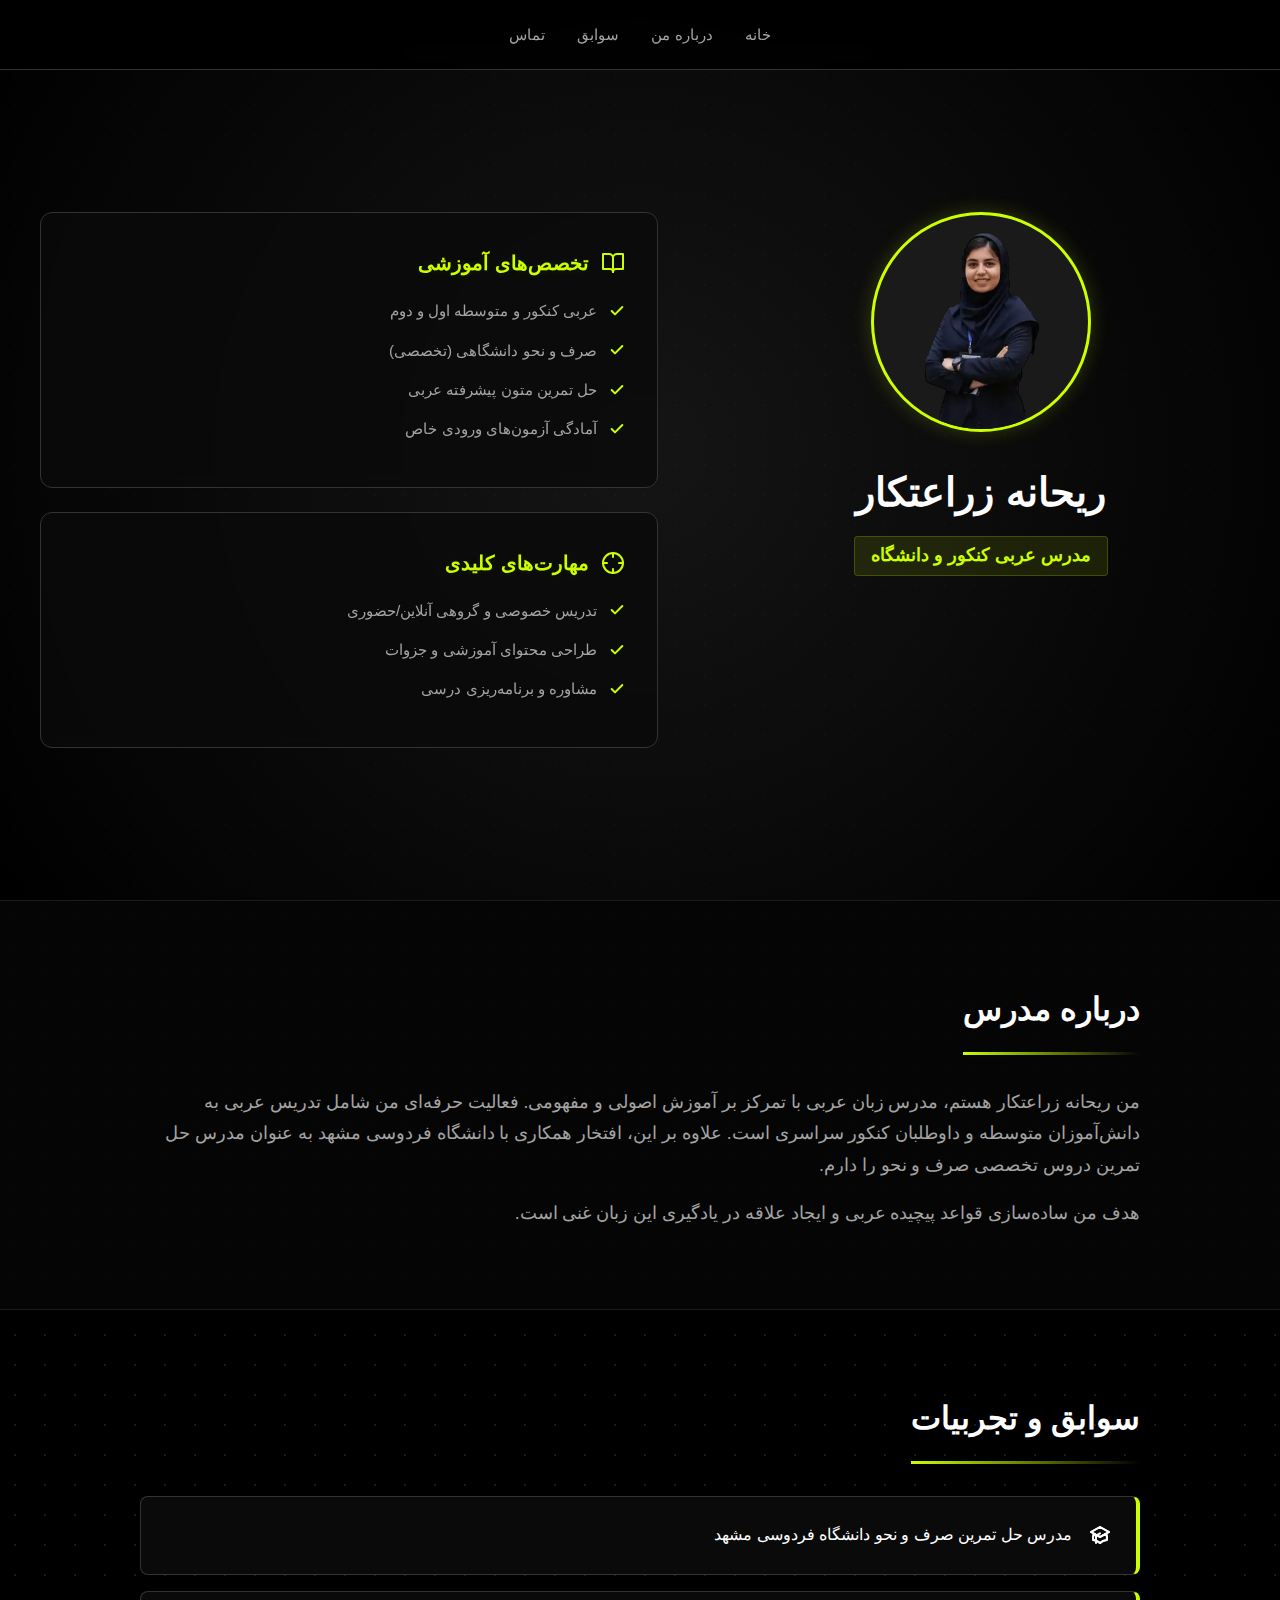
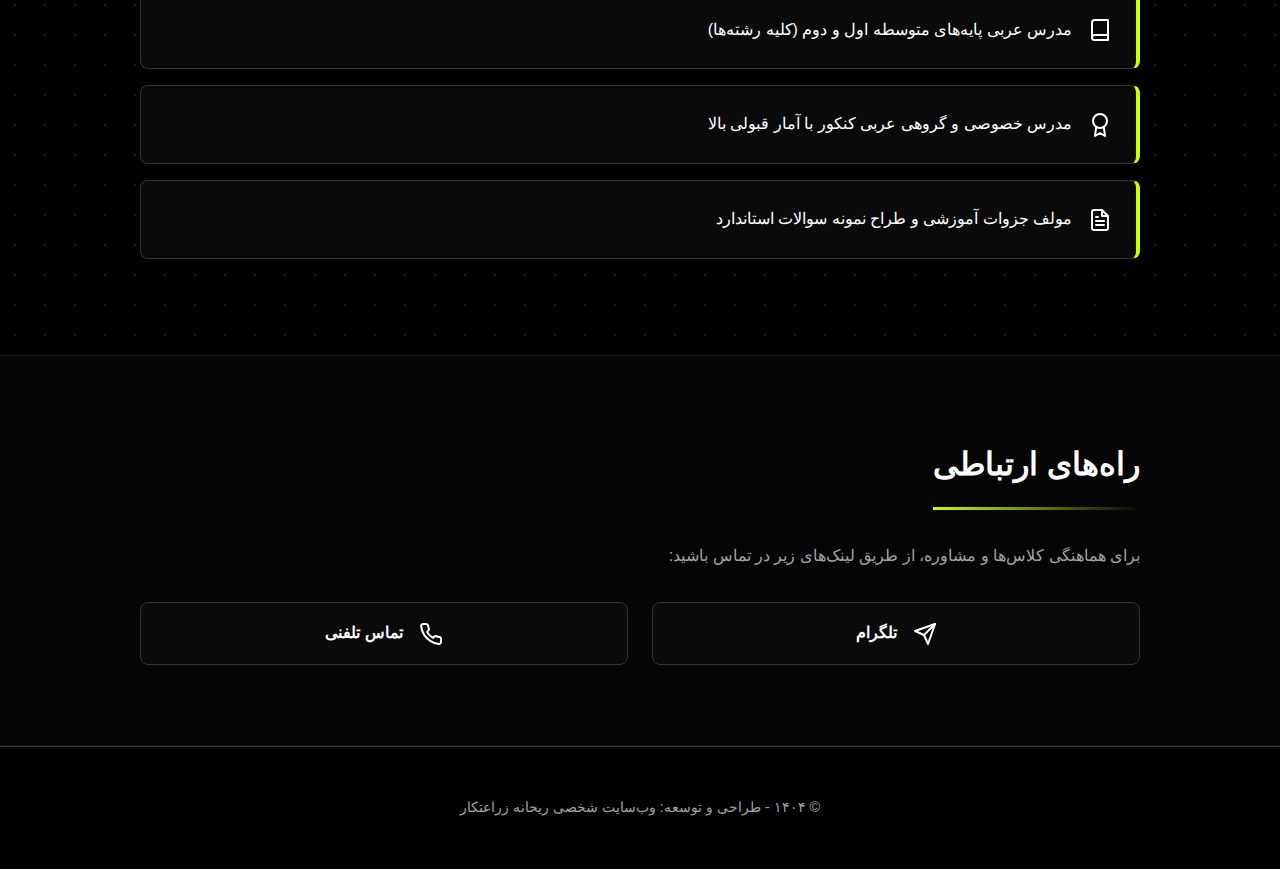
<file: index.html>
<!DOCTYPE html>
<html lang="fa" dir="rtl">
<head>
    <meta charset="UTF-8">
    <meta name="viewport" content="width=device-width, initial-scale=1.0">
    <title>ریحانه زراعتکار | مدرس عربی و حل تمرین دانشگاه فردوسی</title>
    <meta name="description" content="سایت رسمی ریحانه زراعتکار، مدرس باسابقه عربی کنکور، متوسطه و مدرس حل تمرین صرف و نحو در دانشگاه فردوسی مشهد.">
    <meta name="keywords" content="ریحانه زراعتکار, مدرس عربی, عربی کنکور, تدریس خصوصی عربی, دانشگاه فردوسی مشهد, صرف و نحو">
    <meta name="robots" content="index, follow">
    <meta property="og:type" content="profile">
    <meta property="og:title" content="ریحانه زراعتکار - مدرس عربی">
    <meta property="og:description" content="مدرس عربی کنکور و متوسطه، مدرس حل تمرین دانشگاه فردوسی مشهد.">
    <meta property="og:url" content="https://reihanehzeraatkar.ir">
    <meta property="og:image" content="assets/profile.png">
    
    <link rel="icon" type="image/png" href="assets/profile.png">
    <link rel="canonical" href="https://reihanehzeraatkar.ir">

    <script type="application/ld+json">
    {
      "@context": "https://schema.org",
      "@type": "Person",
      "name": "ریحانه زراعتکار",
      "jobTitle": "مدرس عربی",
      "url": "https://reihanehzeraatkar.ir",
      "image": "https://reihanehzeraatkar.ir/assets/profile.png",
      "description": "مدرس عربی کنکور و متوسطه و حل تمرین دانشگاه فردوسی مشهد",
      "affiliation": {
        "@type": "Organization",
        "name": "دانشگاه فردوسی مشهد"
      },
      "knowsAbout": ["زبان عربی", "صرف و نحو", "عربی کنکور"]
    }
    </script>

    <style>
        :root {
            --gorse: #ccff00;       
            --manz: #daff4d;        
            --zeus: #000000;        
            --soft-amber: #a3a3a3;   
            --pesto: #00ff66;        
            --kelp: #1a1a1a;         
            --leather: #ff3333;      
            --wild-willow: #ffcc00;  
            --willow-grove: #333333; 

            --bg-body: var(--zeus);
            --bg-card: #0a0a0a;      
            --primary: var(--gorse);
            --primary-hover: var(--manz);
            --text-light: #ffffff;
            --text-muted: var(--soft-amber);
            --border-color: var(--willow-grove);
        }

        *, *::before, *::after {
            box-sizing: border-box;
            margin: 0;
            padding: 0;
        }

        html {
            scroll-behavior: smooth;
            font-size: 16px;
        }

        body {
            font-family: 'Segoe UI', Tahoma, Geneva, Verdana, sans-serif;
            background-color: var(--bg-body);
            background-image: radial-gradient(rgba(255, 255, 255, 0.1) 1px, transparent 1px);
            background-size: 30px 30px;
            color: var(--text-light);
            line-height: 1.8;
            direction: rtl;
            overflow-x: hidden;
        }

        ::selection {
            background-color: var(--primary);
            color: var(--zeus);
        }

        header {
            position: fixed;
            top: 0;
            width: 100%;
            height: 70px;
            background: rgba(0, 0, 0, 0.9);
            backdrop-filter: blur(10px);
            border-bottom: 1px solid var(--border-color);
            z-index: 1000;
            display: flex;
            justify-content: center;
            align-items: center;
        }

        header nav {
            display: flex;
            gap: 2rem;
        }

        header nav a {
            color: var(--text-muted);
            text-decoration: none;
            font-weight: 500;
            transition: all 0.3s ease;
            position: relative;
            font-size: 0.95rem;
        }

        header nav a:hover {
            color: var(--primary);
            text-shadow: 0 0 8px rgba(204, 255, 0, 0.4);
        }

        header nav a::after {
            content: '';
            position: absolute;
            bottom: -5px;
            right: 0;
            width: 0;
            height: 2px;
            background: var(--primary);
            box-shadow: 0 0 5px var(--primary);
            transition: width 0.3s ease;
        }

        header nav a:hover::after {
            width: 100%;
        }

        .hero {
            min-height: 100vh;
            display: flex;
            justify-content: center;
            align-items: center;
            padding: 100px 20px 40px;
            background: radial-gradient(circle at 50% 50%, rgba(26, 26, 26, 0.8) 0%, rgba(0,0,0,0.9) 100%);
        }

        .hero-content {
            display: flex;
            flex-wrap: wrap;
            justify-content: center;
            align-items: flex-start;
            gap: 4rem;
            max-width: 1200px;
            width: 100%;
            animation: fadeIn Up 1s ease-out;
        }

        .profile-wrapper {
            text-align: center;
            flex: 1 1 300px;
        }

        .profile-photo {
            width: 220px;
            height: 220px;
            border-radius: 50%;
            margin: 0 auto 1.5rem;
            border: 3px solid var(--primary);
            background-color: var(--kelp);
            box-shadow: 0 0 20px rgba(204, 255, 0, 0.2);
            overflow: hidden;
            position: relative;
            animation: pulse-glow 3s infinite alternate;
        }

        .profile-photo img {
            width: 100%;
            height: 100%;
            object-fit: cover;
        }

        h1 {
            font-size: 2.5rem;
            color: var(--text-light);
            margin-bottom: 0.5rem;
            font-weight: 800;
            letter-spacing: -1px;
        }

        .subtitle {
            font-size: 1.1rem;
            color: var(--primary);
            font-weight: 600;
            text-transform: uppercase;
            letter-spacing: 1px;
            display: inline-block;
            background: rgba(204, 255, 0, 0.1);
            padding: 0.2rem 1rem;
            border-radius: 4px;
            border: 1px solid rgba(204, 255, 0, 0.2);
        }

        .cards-wrapper {
            flex: 1 1 400px;
            display: flex;
            flex-direction: column;
            gap: 1.5rem;
        }

        .info-card {
            background: rgba(10, 10, 10, 0.8);
            backdrop-filter: blur(5px);
            padding: 2rem;
            border-radius: 12px;
            border: 1px solid var(--border-color);
            transition: all 0.3s ease;
        }

        .info-card:hover {
            transform: translateY(-5px) scale(1.02);
            border-color: var(--primary);
            box-shadow: 0 0 25px rgba(204, 255, 0, 0.1);
        }

        .info-card h3 {
            display: flex;
            align-items: center;
            gap: 0.75rem;
            margin-bottom: 1rem;
            color: var(--primary);
            font-size: 1.25rem;
            text-shadow: 0 0 10px rgba(204, 255, 0, 0.1);
        }

        .icon {
            width: 24px;
            height: 24px;
            fill: none;
            stroke: currentColor;
            stroke-width: 2;
            stroke-linecap: round;
            stroke-linejoin: round;
        }

        .info-card ul {
            list-style: none;
        }

        .info-card li {
            display: flex;
            align-items: center;
            gap: 0.75rem;
            margin-bottom: 0.75rem;
            color: var(--text-muted);
            font-size: 0.95rem;
            transition: color 0.3s;
        }
        
        .info-card li:hover {
            color: var(--text-light);
        }

        .info-card li svg {
            width: 16px;
            height: 16px;
            color: var(--primary);
            flex-shrink: 0;
        }

        section {
            padding: 5rem 1.5rem;
        }

        .container {
            max-width: 1000px;
            margin: 0 auto;
        }

        h2 {
            font-size: 2rem;
            color: var(--text-light);
            margin-bottom: 2rem;
            position: relative;
            padding-bottom: 1rem;
            display: inline-block;
        }

        h2::after {
            content: '';
            position: absolute;
            bottom: 0;
            right: 0;
            width: 100%;
            height: 3px;
            background: linear-gradient(90deg, var(--primary), transparent);
        }

        .resume-list li {
            background: var(--bg-card);
            margin-bottom: 1rem;
            padding: 1.5rem;
            border-radius: 8px;
            border: 1px solid var(--border-color);
            border-right: 4px solid var(--primary);
            display: flex;
            align-items: center;
            gap: 1rem;
            transition: all 0.3s;
        }

        .resume-list li:hover {
            background: var(--kelp);
            border-color: var(--primary);
            transform: translateX(-5px);
        }

        .contact-grid {
            display: grid;
            grid-template-columns: repeat(auto-fit, minmax(200px, 1fr));
            gap: 1.5rem;
        }

        .contact-btn {
            display: flex;
            align-items: center;
            justify-content: center;
            gap: 1rem;
            padding: 1rem;
            background: var(--bg-card);
            color: var(--text-light);
            text-decoration: none;
            border-radius: 8px;
            border: 1px solid var(--border-color);
            transition: all 0.3s;
            font-weight: 600;
            position: relative;
            overflow: hidden;
        }

        .contact-btn:hover {
            background: var(--primary);
            color: var(--zeus);
            border-color: var(--primary);
            box-shadow: 0 0 20px rgba(204, 255, 0, 0.4);
        }

        .alt-bg {
            background-color: rgba(5, 5, 5, 0.95); 
            border-top: 1px solid var(--kelp);
            border-bottom: 1px solid var(--kelp);
        }

        footer {
            text-align: center;
            padding: 3rem;
            background: var(--zeus);
            border-top: 1px solid var(--border-color);
            color: var(--text-muted);
            font-size: 0.9rem;
        }
        
        @keyframes pulse-glow {
            from { box-shadow: 0 0 10px rgba(204, 255, 0, 0.1); border-color: var(--primary); }
            to { box-shadow: 0 0 25px rgba(204, 255, 0, 0.5); border-color: var(--manz); }
        }

        @media (max-width: 768px) {
            .hero { padding-top: 120px; }
            h1 { font-size: 2rem; }
            .hero-content { gap: 3rem; }
            body { background-size: 20px 20px; }
        }
    </style>
</head>
<body>

<header>
    <nav>
        <a href="#home">خانه</a>
        <a href="#about">درباره من</a>
        <a href="#resume">سوابق</a>
        <a href="#contact">تماس</a>
    </nav>
</header>

<main>
    <section id="home" class="hero">
        <div class="hero-content">
            <div class="profile-wrapper">
                <div class="profile-photo">
                    <img src="assets/profile.png" alt="ریحانه زراعتکار" width="220" height="220">
                </div>
                <h1>ریحانه زراعتکار</h1>
                <p class="subtitle">مدرس عربی کنکور و دانشگاه</p>
            </div>

            <div class="cards-wrapper">
                <div class="info-card">
                    <h3>
                        <svg class="icon" viewBox="0 0 24 24"><path d="M2 3h6a4 4 0 0 1 4 4v14a3 3 0 0 0-3-3H2z"></path><path d="M22 3h-6a4 4 0 0 0-4 4v14a3 3 0 0 1 3-3h7z"></path></svg>
                        تخصص‌های آموزشی
                    </h3>
                    <ul>
                        <li>
                            <svg viewBox="0 0 24 24" fill="none" stroke="currentColor" stroke-width="3" stroke-linecap="round" stroke-linejoin="round"><polyline points="20 6 9 17 4 12"></polyline></svg>
                            عربی کنکور و متوسطه اول و دوم
                        </li>
                        <li>
                            <svg viewBox="0 0 24 24" fill="none" stroke="currentColor" stroke-width="3" stroke-linecap="round" stroke-linejoin="round"><polyline points="20 6 9 17 4 12"></polyline></svg>
                            صرف و نحو دانشگاهی (تخصصی)
                        </li>
                        <li>
                            <svg viewBox="0 0 24 24" fill="none" stroke="currentColor" stroke-width="3" stroke-linecap="round" stroke-linejoin="round"><polyline points="20 6 9 17 4 12"></polyline></svg>
                            حل تمرین متون پیشرفته عربی
                        </li>
                        <li>
                            <svg viewBox="0 0 24 24" fill="none" stroke="currentColor" stroke-width="3" stroke-linecap="round" stroke-linejoin="round"><polyline points="20 6 9 17 4 12"></polyline></svg>
                            آمادگی آزمون‌های ورودی خاص
                        </li>
                    </ul>
                </div>

                <div class="info-card">
                    <h3>
                        <svg class="icon" viewBox="0 0 24 24"><circle cx="12" cy="12" r="10"></circle><line x1="22" y1="12" x2="18" y2="12"></line><line x1="6" y1="12" x2="2" y2="12"></line><line x1="12" y1="6" x2="12" y2="2"></line><line x1="12" y1="22" x2="12" y2="18"></line></svg>
                        مهارت‌های کلیدی
                    </h3>
                    <ul>
                        <li>
                            <svg viewBox="0 0 24 24" fill="none" stroke="currentColor" stroke-width="3" stroke-linecap="round" stroke-linejoin="round"><polyline points="20 6 9 17 4 12"></polyline></svg>
                            تدریس خصوصی و گروهی آنلاین/حضوری
                        </li>
                        <li>
                            <svg viewBox="0 0 24 24" fill="none" stroke="currentColor" stroke-width="3" stroke-linecap="round" stroke-linejoin="round"><polyline points="20 6 9 17 4 12"></polyline></svg>
                            طراحی محتوای آموزشی و جزوات
                        </li>
                        <li>
                            <svg viewBox="0 0 24 24" fill="none" stroke="currentColor" stroke-width="3" stroke-linecap="round" stroke-linejoin="round"><polyline points="20 6 9 17 4 12"></polyline></svg>
                            مشاوره و برنامه‌ریزی درسی
                        </li>
                    </ul>
                </div>
            </div>
        </div>
    </section>

    <section id="about" class="alt-bg">
        <div class="container">
            <h2>درباره مدرس</h2>
            <p style="font-size: 1.1rem; color: var(--text-muted);">
                من ریحانه زراعتکار هستم، مدرس زبان عربی با تمرکز بر آموزش اصولی و مفهومی. فعالیت حرفه‌ای من شامل تدریس عربی به دانش‌آموزان متوسطه و داوطلبان کنکور سراسری است. 
                علاوه بر این، افتخار همکاری با دانشگاه فردوسی مشهد به عنوان مدرس حل تمرین دروس تخصصی صرف و نحو را دارم.
            </p>
            <p style="font-size: 1.1rem; color: var(--text-muted); margin-top: 1rem;">
                هدف من ساده‌سازی قواعد پیچیده عربی و ایجاد علاقه در یادگیری این زبان غنی است.
            </p>
        </div>
    </section>

    <section id="resume">
        <div class="container">
            <h2>سوابق و تجربیات</h2>
            <ul class="resume-list" style="list-style: none;">
                <li>
                    <svg class="icon" viewBox="0 0 24 24"><path d="M12 14l9-5-9-5-9 5 9 5z"></path><path d="M12 14l6.16-3.422a12.083 12.083 0 01.665 6.479A11.952 11.952 0 0012 20.055a11.952 11.952 0 00-6.824-2.998 12.078 12.078 0 01.665-6.479L12 14z"></path><path d="M12 14l9-5-9-5-9 5 9 5zm0 0l6.16-3.422a12.083 12.083 0 01.665 6.479A11.952 11.952 0 0012 20.055a11.952 11.952 0 00-6.824-2.998 12.078 12.078 0 01.665-6.479L12 14zm-4 6v-7.5l4-2.222"></path></svg>
                    <span>مدرس حل تمرین صرف و نحو دانشگاه فردوسی مشهد</span>
                </li>
                <li>
                    <svg class="icon" viewBox="0 0 24 24"><path d="M4 19.5A2.5 2.5 0 0 1 6.5 17H20"></path><path d="M6.5 2H20v20H6.5A2.5 2.5 0 0 1 4 19.5v-15A2.5 2.5 0 0 1 6.5 2z"></path></svg>
                    <span>مدرس عربی پایه‌های متوسطه اول و دوم (کلیه رشته‌ها)</span>
                </li>
                <li>
                    <svg class="icon" viewBox="0 0 24 24"><circle cx="12" cy="8" r="7"></circle><polyline points="8.21 13.89 7 23 12 20 17 23 15.79 13.88"></polyline></svg>
                    <span>مدرس خصوصی و گروهی عربی کنکور با آمار قبولی بالا</span>
                </li>
                <li>
                    <svg class="icon" viewBox="0 0 24 24"><path d="M14 2H6a2 2 0 0 0-2 2v16a2 2 0 0 0 2 2h12a2 2 0 0 0 2-2V8z"></path><polyline points="14 2 14 8 20 8"></polyline><line x1="16" y1="13" x2="8" y2="13"></line><line x1="16" y1="17" x2="8" y2="17"></line><polyline points="10 9 9 9 8 9"></polyline></svg>
                    <span>مولف جزوات آموزشی و طراح نمونه سوالات استاندارد</span>
                </li>
            </ul>
        </div>
    </section>

    <section id="contact" class="alt-bg">
        <div class="container">
            <h2>راه‌های ارتباطی</h2>
            <p style="margin-bottom: 2rem; color: var(--text-muted);">برای هماهنگی کلاس‌ها و مشاوره، از طریق لینک‌های زیر در تماس باشید:</p>
            <div class="contact-grid">
                <a href="https://t.me/ZReyanZrrzre" target="_blank" rel="noopener" class="contact-btn">
                    <svg class="icon" viewBox="0 0 24 24"><path d="M22 2L11 13"></path><path d="M22 2l-7 20-4-9-9-4 20-7z"></path></svg>
                    <span>تلگرام</span>
                </a>
                <a href="tel:+989123456789" class="contact-btn">
                    <svg class="icon" viewBox="0 0 24 24"><path d="M22 16.92v3a2 2 0 0 1-2.18 2 19.79 19.79 0 0 1-8.63-3.07 19.5 19.5 0 0 1-6-6 19.79 19.79 0 0 1-3.07-8.67A2 2 0 0 1 4.11 2h3a2 2 0 0 1 2 1.72 12.84 12.84 0 0 0 .7 2.81 2 2 0 0 1-.45 2.11L8.09 9.91a16 16 0 0 0 6 6l1.27-1.27a2 2 0 0 1 2.11-.45 12.84 12.84 0 0 0 2.81.7A2 2 0 0 1 22 16.92z"></path></svg>
                    <span>تماس تلفنی</span>
                </a>
            </div>
        </div>
    </section>
</main>

<footer>
    <p>&copy; ۱۴۰۴ - طراحی و توسعه: وب‌سایت شخصی ریحانه زراعتکار</p>
</footer>

</body>
</html>
</file>
